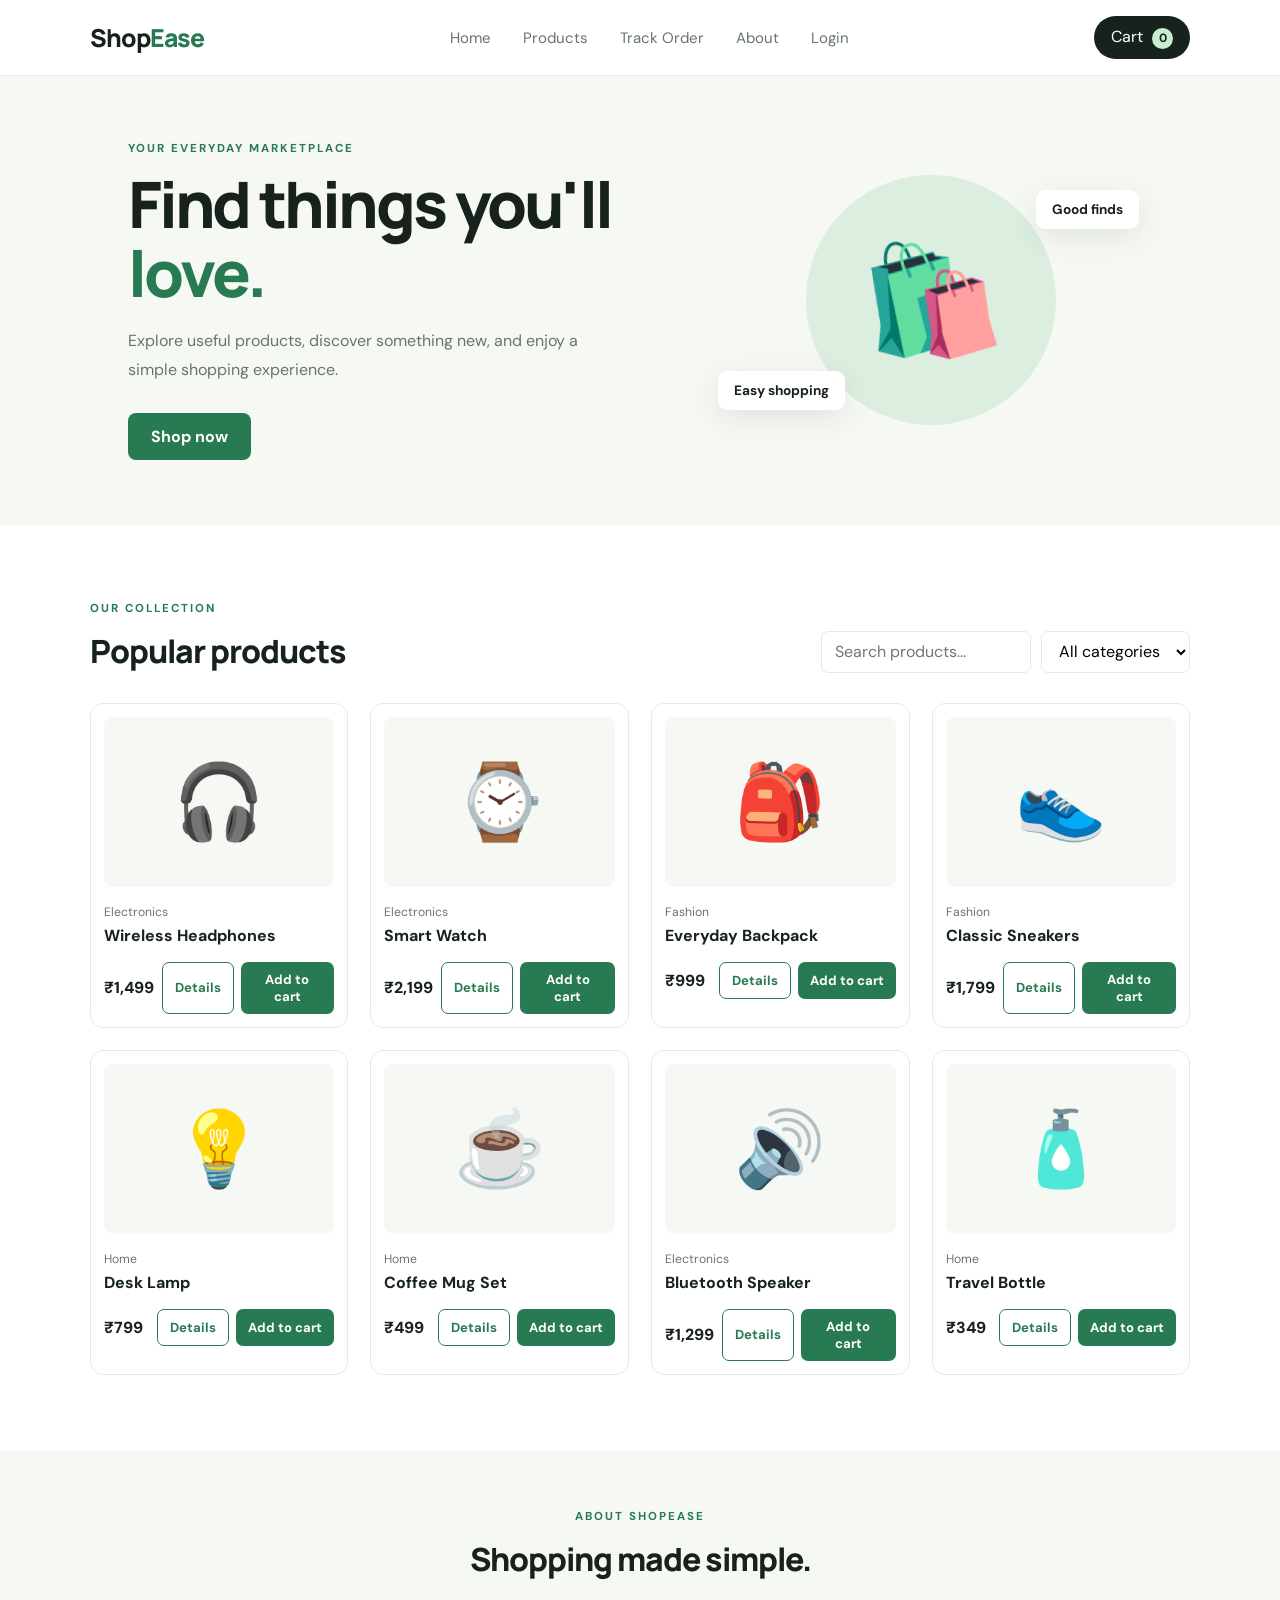
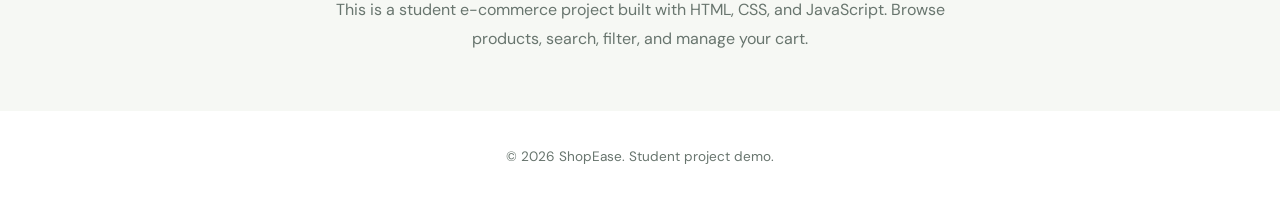
<file: index.html>
<!DOCTYPE html>
<html lang="en">
<head>
  <meta charset="UTF-8">
  <meta name="viewport" content="width=device-width, initial-scale=1.0">
  <meta name="description" content="Shop everyday essentials at ShopEase.">
  <title>ShopEase | Online Store</title>
  <link rel="stylesheet" href="style.css">
  <script src="script.js" defer></script>
</head>
<body>
  <header class="site-header">
    <a class="brand" href="#" aria-label="ShopEase home">Shop<span>Ease</span></a>
    <nav class="main-nav" aria-label="Main navigation">
      <a href="#home">Home</a>
      <a href="#products">Products</a>
      <a href="shipment.html">Track Order</a>
      <a href="#about">About</a>
      <a href="login.html">Login</a>
    </nav>
    <button class="cart-toggle" id="cart-toggle" aria-label="Open shopping cart">
      Cart <span class="cart-count" id="cart-count">0</span>
    </button>
  </header>

  <main>
    <section class="hero" id="home">
      <div class="hero-copy">
        <p class="eyebrow">YOUR EVERYDAY MARKETPLACE</p>
        <h1>Find things you'll <span>love.</span></h1>
        <p>Explore useful products, discover something new, and enjoy a simple shopping experience.</p>
        <a class="primary-button" href="#products">Shop now</a>
      </div>
      <div class="hero-art" aria-hidden="true">
        <div class="hero-circle">🛍️</div>
        <span class="floating-tag tag-one">Good finds</span>
        <span class="floating-tag tag-two">Easy shopping</span>
      </div>
    </section>

    <section class="products-section" id="products">
      <div class="section-heading">
        <div>
          <p class="eyebrow">OUR COLLECTION</p>
          <h2>Popular products</h2>
        </div>
        <div class="product-tools">
          <label class="sr-only" for="search-input">Search products</label>
          <input id="search-input" type="search" placeholder="Search products...">
          <label class="sr-only" for="category-filter">Filter by category</label>
          <select id="category-filter">
            <option value="all">All categories</option>
            <option value="Electronics">Electronics</option>
            <option value="Fashion">Fashion</option>
            <option value="Home">Home</option>
          </select>
        </div>
      </div>
      <div class="product-grid" id="product-grid" aria-live="polite"></div>
    </section>

    <section class="about-section" id="about">
      <p class="eyebrow">ABOUT SHOPEASE</p>
      <h2>Shopping made simple.</h2>
      <p>This is a student e-commerce project built with HTML, CSS, and JavaScript. Browse products, search, filter, and manage your cart.</p>
    </section>
  </main>

  <div class="details-backdrop" id="details-backdrop"></div>
  <section class="details-modal" id="details-modal" role="dialog" aria-modal="true" aria-labelledby="details-name" aria-hidden="true">
    <button class="details-close" id="details-close" aria-label="Close product details">×</button>
    <div class="details-art" id="details-emoji" aria-hidden="true"></div>
    <div class="details-copy">
      <p class="product-category" id="details-category"></p>
      <h2 id="details-name">Product name</h2>
      <p class="details-description" id="details-description"></p>
      <strong class="details-price" id="details-price"></strong>
      <button class="add-button details-add" id="details-add">Add to cart</button>
    </div>
  </section>

  <div class="cart-backdrop" id="cart-backdrop"></div>
  <aside class="cart-panel" id="cart-panel" aria-label="Shopping cart" aria-hidden="true">
    <div class="cart-heading">
      <h2>Your cart</h2>
      <button class="close-cart" id="close-cart" aria-label="Close cart">×</button>
    </div>
    <div class="cart-items" id="cart-items"></div>
    <div class="cart-footer">
      <div class="total-row"><span>Total</span><strong id="cart-total">₹0</strong></div>
      <button class="checkout-button" id="checkout-button">Place demo order</button>
      <p class="cart-note">Demo checkout only. No payment will be collected.</p>
    </div>
  </aside>

  <footer class="site-footer">
    <p>© 2026 ShopEase. Student project demo.</p>
  </footer>
</body>
</html>
</file>
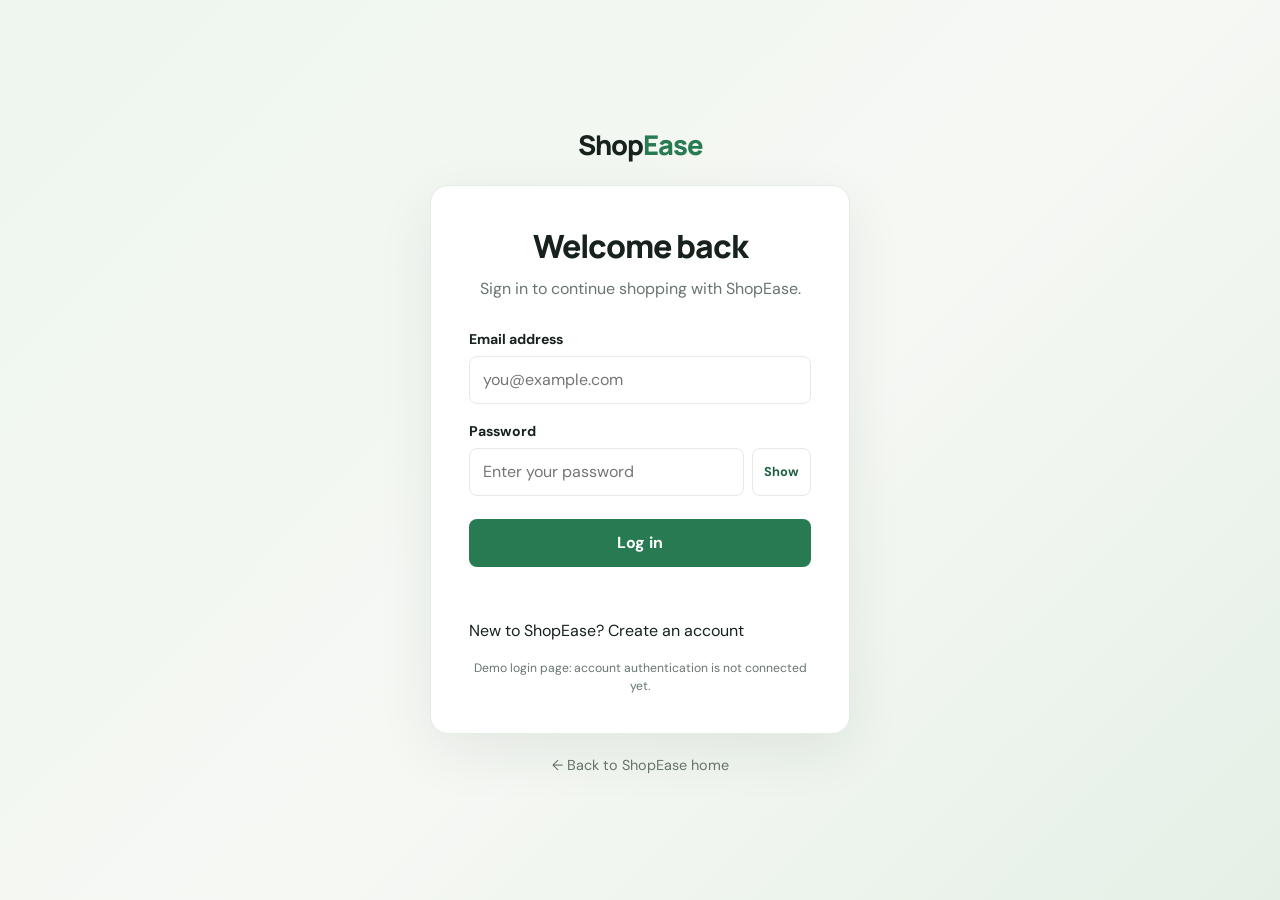
<file: login.html>
<!DOCTYPE html>
<html lang="en">
<head>
  <meta charset="UTF-8">
  <meta name="viewport" content="width=device-width, initial-scale=1.0">
  <meta name="description" content="Sign in to ShopEase.">
  <title>Login | ShopEase</title>
  <link rel="stylesheet" href="style.css">
  <script src="login.js" defer></script>
</head>
<body class="login-page">
  <main class="login-shell">
    <a class="login-brand" href="index.html">Shop<span>Ease</span></a>
    <section class="login-card" aria-labelledby="login-title">
      <h1 id="login-title">Welcome back</h1>
      <p class="login-intro">Sign in to continue shopping with ShopEase.</p>

      <form id="login-form">
        <div class="login-field">
          <label for="email">Email address</label>
          <input id="email" name="email" type="email" placeholder="you@example.com" autocomplete="email" required>
        </div>

        <div class="login-field">
          <label for="password">Password</label>
          <div class="password-wrap">
            <input id="password" name="password" type="password" placeholder="Enter your password" autocomplete="current-password" minlength="6" required>
            <button class="password-toggle" id="password-toggle" type="button" aria-pressed="false">Show</button>
          </div>
        </div>

        <button class="login-submit" type="submit">Log in</button>
        <p class="login-message" id="login-message" role="status" aria-live="polite"></p>
      </form>

      <p class="login-switch">New to ShopEase? <a href="signup.html">Create an account</a></p>
      <p class="login-demo-note">Demo login page: account authentication is not connected yet.</p>
    </section>
    <a class="login-back" href="index.html">← Back to ShopEase home</a>
  </main>
</body>
</html>
</file>
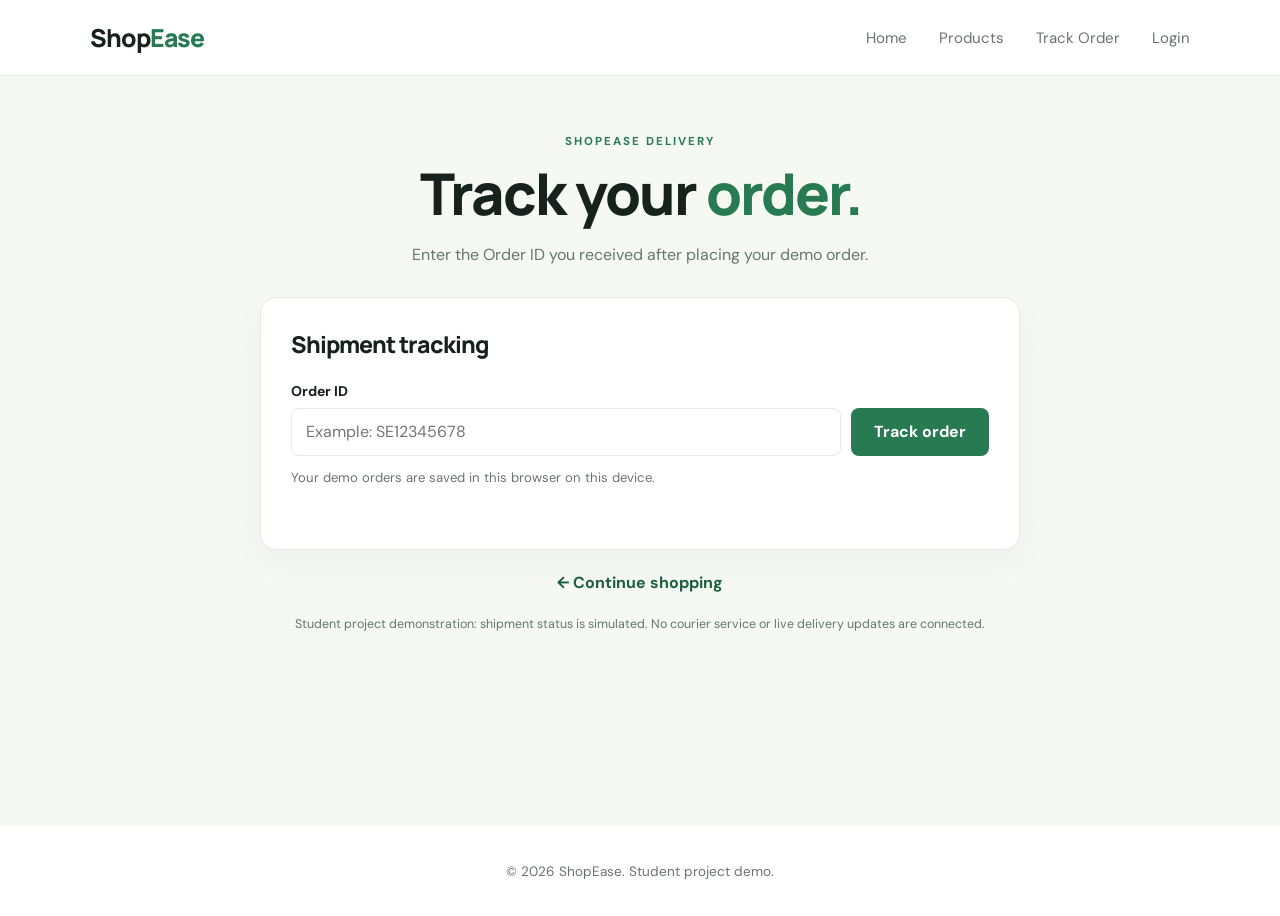
<file: shipment.html>
<!DOCTYPE html>
<html lang="en">
<head>
  <meta charset="UTF-8">
  <meta name="viewport" content="width=device-width, initial-scale=1.0">
  <meta name="description" content="Track your ShopEase demo order.">
  <title>Track Order | ShopEase</title>
  <link rel="stylesheet" href="style.css">
  <script src="shipment.js" defer></script>
</head>
<body>
  <header class="site-header">
    <a class="brand" href="index.html" aria-label="ShopEase home">Shop<span>Ease</span></a>
    <nav class="main-nav" aria-label="Main navigation">
      <a href="index.html">Home</a>
      <a href="index.html#products">Products</a>
      <a href="shipment.html" aria-current="page">Track Order</a>
      <a href="login.html">Login</a>
    </nav>
  </header>

  <main class="shipment-page">
    <section class="shipment-intro">
      <p class="eyebrow">SHOPEASE DELIVERY</p>
      <h1>Track your <span>order.</span></h1>
      <p>Enter the Order ID you received after placing your demo order.</p>
    </section>

    <section class="tracking-card" aria-labelledby="tracking-title">
      <h2 id="tracking-title">Shipment tracking</h2>
      <form id="tracking-form" class="tracking-form">
        <label for="order-id">Order ID</label>
        <div class="tracking-input-row">
          <input id="order-id" name="orderId" type="text" placeholder="Example: SE12345678" required autocomplete="off">
          <button class="primary-button" type="submit">Track order</button>
        </div>
      </form>
      <p class="tracking-help">Your demo orders are saved in this browser on this device.</p>
      <p id="tracking-message" class="tracking-message" role="status" aria-live="polite"></p>
      <div id="tracking-result" class="tracking-result" hidden>
        <div class="tracking-order-heading">
          <div>
            <p class="eyebrow">ORDER DETAILS</p>
            <h3 id="result-order-id"></h3>
          </div>
          <span id="result-status" class="shipment-status"></span>
        </div>
        <p id="result-date" class="tracking-date"></p>
        <div class="shipment-timeline" id="shipment-timeline">
          <div class="shipment-step is-current"><span>1</span><div><strong>Order Placed</strong><small>We received your order</small></div></div>
          <div class="shipment-step"><span>2</span><div><strong>Packed</strong><small>Your items are being prepared</small></div></div>
          <div class="shipment-step"><span>3</span><div><strong>Shipped</strong><small>Your order has left the store</small></div></div>
          <div class="shipment-step"><span>4</span><div><strong>Out for Delivery</strong><small>Your order is on its way</small></div></div>
          <div class="shipment-step"><span>5</span><div><strong>Delivered</strong><small>Order delivered successfully</small></div></div>
        </div>
        <div class="tracking-items">
          <h3>Items in this order</h3>
          <ul id="result-items"></ul>
          <div class="tracking-total"><span>Order total</span><strong id="result-total"></strong></div>
        </div>
      </div>
    </section>
    <a class="shipment-back-link" href="index.html">← Continue shopping</a>
    <p class="shipment-demo-note">Student project demonstration: shipment status is simulated. No courier service or live delivery updates are connected.</p>
  </main>

  <footer class="site-footer"><p>© 2026 ShopEase. Student project demo.</p></footer>
</body>
</html>
</file>
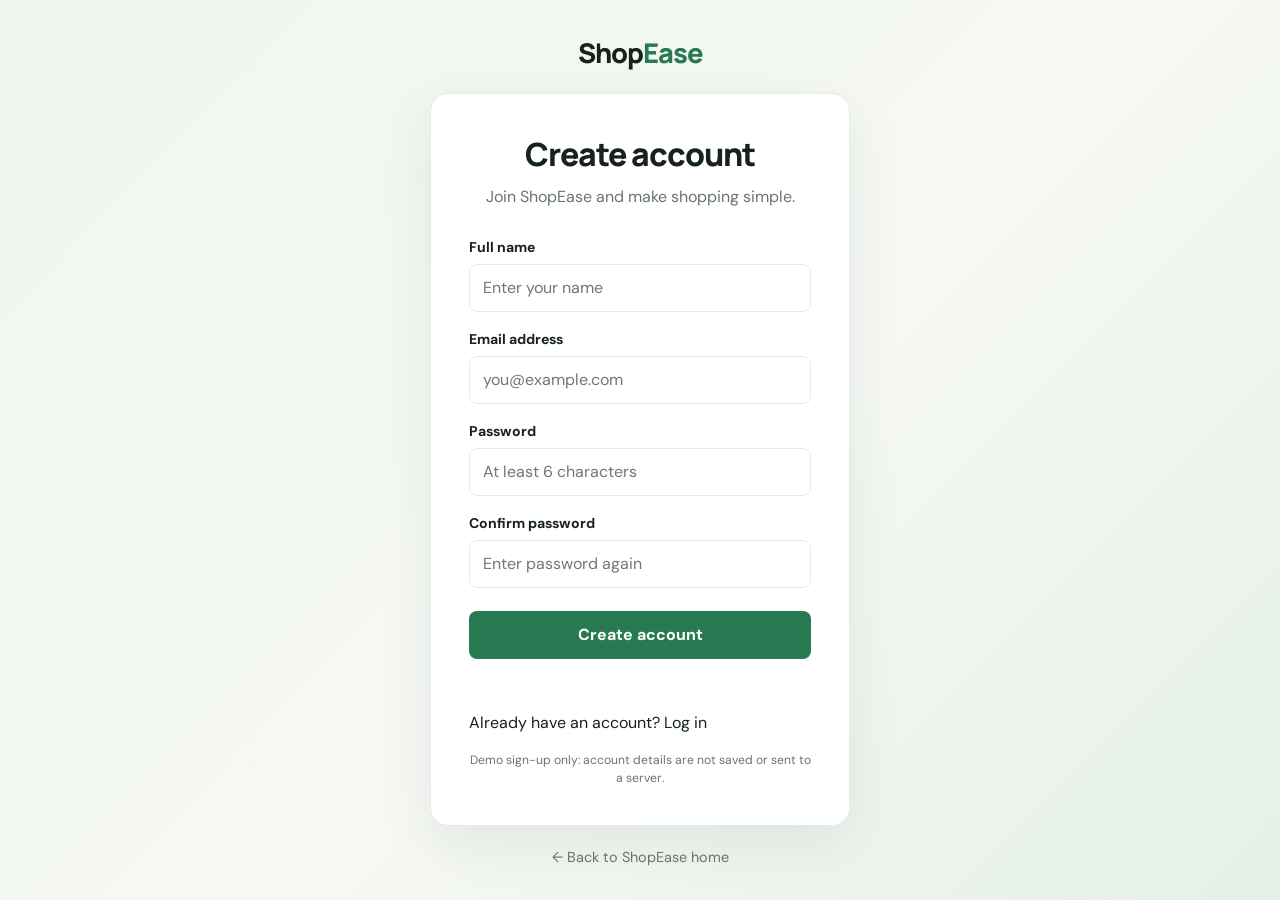
<file: signup.html>
<!DOCTYPE html>
<html lang="en">
<head>
  <meta charset="UTF-8">
  <meta name="viewport" content="width=device-width, initial-scale=1.0">
  <meta name="description" content="Create a ShopEase account.">
  <title>Create Account | ShopEase</title>
  <link rel="stylesheet" href="style.css">
  <script src="signup.js" defer></script>
</head>
<body class="login-page">
  <main class="login-shell">
    <a class="login-brand" href="index.html">Shop<span>Ease</span></a>
    <section class="login-card" aria-labelledby="signup-title">
      <h1 id="signup-title">Create account</h1>
      <p class="login-intro">Join ShopEase and make shopping simple.</p>

      <form id="signup-form">
        <div class="login-field">
          <label for="full-name">Full name</label>
          <input id="full-name" name="fullName" type="text" placeholder="Enter your name" autocomplete="name" minlength="2" required>
        </div>

        <div class="login-field">
          <label for="signup-email">Email address</label>
          <input id="signup-email" name="email" type="email" placeholder="you@example.com" autocomplete="email" required>
        </div>

        <div class="login-field">
          <label for="signup-password">Password</label>
          <input id="signup-password" name="password" type="password" placeholder="At least 6 characters" autocomplete="new-password" minlength="6" required>
        </div>

        <div class="login-field">
          <label for="confirm-password">Confirm password</label>
          <input id="confirm-password" name="confirmPassword" type="password" placeholder="Enter password again" autocomplete="new-password" minlength="6" required>
        </div>

        <button class="login-submit" type="submit">Create account</button>
        <p class="login-message" id="signup-message" role="status" aria-live="polite"></p>
      </form>

      <p class="login-switch">Already have an account? <a href="login.html">Log in</a></p>
      <p class="login-demo-note">Demo sign-up only: account details are not saved or sent to a server.</p>
    </section>
    <a class="login-back" href="index.html">← Back to ShopEase home</a>
  </main>
</body>
</html>
</file>
<file: style.css>
@import url('https://fonts.googleapis.com/css2?family=DM+Sans:wght@400;500;600;700&family=Manrope:wght@400;500;600;700;800&display=swap');

:root {
  --ink: #17221d;
  --muted: #68756e;
  --green: #287a52;
  --green-dark: #1d603f;
  --cream: #f6f8f4;
  --line: #e5ebe5;
  --white: #ffffff;
  font-family: 'DM Sans', sans-serif;
}
* { box-sizing: border-box; }
html { scroll-behavior: smooth; }
body { margin: 0; color: var(--ink); background: var(--white); }
button, input, select { font: inherit; }
button, a { -webkit-tap-highlight-color: transparent; }
a { color: inherit; text-decoration: none; }
.site-header { height: 76px; padding: 0 7%; display: flex; align-items: center; justify-content: space-between; border-bottom: 1px solid var(--line); background: #fff; }
.brand { font: 800 1.55rem 'Manrope', sans-serif; letter-spacing: -1px; }
.brand span, .hero h1 span { color: var(--green); }
.main-nav { display: flex; gap: 32px; color: var(--muted); font-size: .94rem; }
.main-nav a:hover { color: var(--green); }
.cart-toggle { border: 0; border-radius: 999px; padding: 10px 17px; color: #fff; background: var(--ink); cursor: pointer; }
.cart-count { display: inline-grid; place-items: center; min-width: 21px; height: 21px; margin-left: 5px; border-radius: 50%; color: var(--ink); background: #c8edcf; font-size: .75rem; font-weight: 700; }
.hero { min-height: 440px; padding: 65px 10%; display: grid; grid-template-columns: 1.1fr .9fr; align-items: center; gap: 40px; background: var(--cream); overflow: hidden; }
.eyebrow { margin: 0 0 13px; color: var(--green); font-size: .72rem; font-weight: 700; letter-spacing: 2px; }
.hero h1 { max-width: 570px; margin: 0; font: 800 clamp(2.8rem, 5vw, 4.5rem)/1.08 'Manrope', sans-serif; letter-spacing: -3px; }
.hero-copy > p:not(.eyebrow) { max-width: 470px; margin: 20px 0 28px; color: var(--muted); line-height: 1.8; }
.primary-button, .checkout-button { display: inline-block; border: 0; border-radius: 8px; padding: 13px 23px; color: #fff; background: var(--green); font-weight: 700; cursor: pointer; }
.primary-button:hover, .checkout-button:hover { background: var(--green-dark); }
.hero-art { min-height: 290px; position: relative; display: grid; place-items: center; }
.hero-circle { width: 250px; height: 250px; display: grid; place-items: center; border-radius: 50%; background: #dceee0; font-size: 7rem; transform: rotate(-8deg); }
.floating-tag { position: absolute; padding: 11px 16px; border-radius: 9px; background: #fff; box-shadow: 0 8px 30px #1b38221a; font-size: .85rem; font-weight: 700; }
.tag-one { top: 35px; right: 3%; }
.tag-two { bottom: 35px; left: 2%; }
.products-section { padding: 76px 7%; }
.section-heading { display: flex; align-items: end; justify-content: space-between; gap: 24px; margin-bottom: 30px; }
h2 { margin: 0; font: 800 2rem 'Manrope', sans-serif; letter-spacing: -1px; }
.product-tools { display: flex; gap: 10px; }
.product-tools input, .product-tools select { min-height: 42px; padding: 0 13px; border: 1px solid var(--line); border-radius: 7px; outline-color: var(--green); background: #fff; }
.product-tools input { width: 210px; }
.product-grid { display: grid; grid-template-columns: repeat(4, minmax(0, 1fr)); gap: 22px; }
.product-card { padding: 13px; border: 1px solid var(--line); border-radius: 13px; transition: transform .2s, box-shadow .2s; }
.product-card:hover { transform: translateY(-4px); box-shadow: 0 12px 30px #203b2610; }
.product-art { height: 170px; display: grid; place-items: center; border-radius: 9px; background: var(--cream); font-size: 4.6rem; }
.product-category { margin: 17px 0 5px; color: var(--muted); font-size: .76rem; }
.product-card h3 { margin: 0; font-size: 1rem; }
.product-bottom { display: flex; align-items: center; justify-content: space-between; gap: 8px; margin-top: 16px; }
.product-price { font-weight: 800; }
.add-button { border: 0; border-radius: 7px; padding: 9px 12px; color: #fff; background: var(--green); cursor: pointer; font-size: .82rem; font-weight: 700; }
.add-button:hover { background: var(--green-dark); }
.empty-results { grid-column: 1 / -1; padding: 35px; color: var(--muted); text-align: center; }
.about-section { padding: 58px 10%; background: var(--cream); text-align: center; }
.about-section p:last-child { max-width: 620px; margin: 15px auto 0; color: var(--muted); line-height: 1.8; }
.site-footer { padding: 23px; color: var(--muted); text-align: center; font-size: .85rem; }
.cart-backdrop { position: fixed; inset: 0; z-index: 5; visibility: hidden; opacity: 0; background: #101a1480; transition: .25s; }
.cart-panel { position: fixed; z-index: 6; top: 0; right: 0; width: min(420px, 100%); height: 100%; padding: 25px; display: flex; flex-direction: column; background: #fff; transform: translateX(100%); transition: transform .25s; }
.cart-open .cart-backdrop { visibility: visible; opacity: 1; }
.cart-open .cart-panel { transform: translateX(0); }
.cart-heading { display: flex; align-items: center; justify-content: space-between; padding-bottom: 20px; border-bottom: 1px solid var(--line); }
.cart-heading h2 { font-size: 1.5rem; }
.close-cart { border: 0; background: none; cursor: pointer; font-size: 2rem; }
.cart-items { flex: 1; overflow-y: auto; }
.cart-empty { padding: 35px 5px; color: var(--muted); text-align: center; }
.cart-item { display: grid; grid-template-columns: 52px 1fr auto; align-items: center; gap: 12px; padding: 16px 0; border-bottom: 1px solid var(--line); }
.cart-item-art { width: 52px; height: 52px; display: grid; place-items: center; border-radius: 8px; background: var(--cream); font-size: 1.7rem; }
.cart-item h3 { margin: 0 0 4px; font-size: .9rem; }
.cart-item p { margin: 0; color: var(--muted); font-size: .82rem; }
.quantity-controls { display: flex; align-items: center; gap: 8px; margin-top: 7px; }
.quantity-controls button { width: 23px; height: 23px; border: 1px solid var(--line); border-radius: 5px; background: #fff; cursor: pointer; }
.remove-button { border: 0; color: #a33b3b; background: none; cursor: pointer; font-size: .78rem; }
.cart-footer { padding-top: 18px; border-top: 1px solid var(--line); }
.total-row { display: flex; justify-content: space-between; margin-bottom: 16px; font-size: 1.1rem; }
.checkout-button { width: 100%; }
.cart-note { color: var(--muted); text-align: center; font-size: .75rem; }
.sr-only { position: absolute; width: 1px; height: 1px; padding: 0; margin: -1px; overflow: hidden; clip: rect(0,0,0,0); white-space: nowrap; border: 0; }
@media (max-width: 900px) { .product-grid { grid-template-columns: repeat(2, minmax(0, 1fr)); } .hero { padding-inline: 7%; } }
@media (max-width: 620px) {
  .site-header { height: 66px; padding-inline: 5%; }
  .main-nav { gap: 13px; font-size: .82rem; }
  .brand { font-size: 1.25rem; }
  .cart-toggle { padding: 8px 11px; font-size: .82rem; }
  .hero { grid-template-columns: 1fr; padding: 55px 7% 35px; text-align: center; }
  .hero-copy > p:not(.eyebrow) { margin-inline: auto; }
  .hero-art { min-height: 230px; }
  .hero-circle { width: 190px; height: 190px; font-size: 5rem; }
  .section-heading { align-items: stretch; flex-direction: column; }
  .product-tools { flex-direction: column; }
  .product-tools input { width: 100%; }
  .product-grid { gap: 12px; }
  .product-card { padding: 9px; }
  .product-art { height: 125px; font-size: 3.5rem; }
  .product-bottom { align-items: stretch; flex-direction: column; }
  .add-button { width: 100%; }
  h2 { font-size: 1.7rem; }
}
@media (max-width: 370px) { .main-nav { gap: 8px; } .main-nav a { font-size: .75rem; } .product-grid { grid-template-columns: 1fr; } }

/* Product details popup */
.details-backdrop {
  position: fixed;
  inset: 0;
  z-index: 7;
  visibility: hidden;
  opacity: 0;
  background: #101a1480;
  transition: .25s;
}
.details-modal {
  position: fixed;
  z-index: 8;
  top: 50%;
  left: 50%;
  width: min(680px, calc(100% - 30px));
  max-height: calc(100vh - 30px);
  padding: 28px;
  display: grid;
  grid-template-columns: .9fr 1.1fr;
  align-items: center;
  gap: 25px;
  overflow-y: auto;
  border-radius: 16px;
  background: #fff;
  opacity: 0;
  visibility: hidden;
  transform: translate(-50%, -46%);
  transition: .25s;
}
.details-open .details-backdrop { visibility: visible; opacity: 1; }
.details-open .details-modal {
  visibility: visible;
  opacity: 1;
  transform: translate(-50%, -50%);
}
.details-close {
  position: absolute;
  top: 10px;
  right: 15px;
  border: 0;
  background: none;
  cursor: pointer;
  font-size: 2rem;
}
.details-art {
  min-height: 220px;
  display: grid;
  place-items: center;
  border-radius: 12px;
  background: var(--cream);
  font-size: 6rem;
}
.details-copy h2 { margin: 5px 0 12px; font-size: 1.7rem; }
.details-description { color: var(--muted); line-height: 1.7; }
.details-price { display: block; margin: 18px 0; font-size: 1.35rem; }
.details-add { padding: 12px 20px; }
.view-details-button {
  border: 1px solid var(--green);
  border-radius: 7px;
  padding: 9px 12px;
  color: var(--green);
  background: #fff;
  cursor: pointer;
  font-size: .82rem;
  font-weight: 700;
}
.view-details-button:hover { color: #fff; background: var(--green); }
.product-actions { display: flex; gap: 7px; }
@media (max-width: 620px) {
  .details-modal { grid-template-columns: 1fr; gap: 15px; padding: 22px; }
  .details-art { min-height: 145px; font-size: 4rem; }
  .details-copy h2 { font-size: 1.4rem; }
  .product-actions { flex-direction: column; }
}


/* Login page */
.login-page {
  min-height: 100vh;
  display: flex;
  justify-content: center;
  align-items: center;
  padding: 28px 16px;
  background: linear-gradient(135deg, #eef6ef, #f6f8f4 55%, #e4f0e6);
}
.login-shell { width: 100%; max-width: 420px; }
.login-brand { display: block; margin-bottom: 22px; text-align: center; font: 800 1.7rem 'Manrope', sans-serif; letter-spacing: -1px; }
.login-brand span { color: var(--green); }
.login-card {
  padding: 38px;
  border: 1px solid #e5ebe5;
  border-radius: 18px;
  background: #fff;
  box-shadow: 0 18px 55px #1b382214;
  animation: login-appear .65s ease both;
}
@keyframes login-appear {
  from { opacity: 0; transform: translateY(18px); }
  to { opacity: 1; transform: translateY(0); }
}
.login-card h1 { margin: 0 0 8px; font: 800 2rem 'Manrope', sans-serif; letter-spacing: -1px; text-align: center; }
.login-intro { margin: 0 0 28px; color: var(--muted); text-align: center; line-height: 1.6; }
.login-field { margin-bottom: 18px; }
.login-field label { display: block; margin-bottom: 8px; font-size: .88rem; font-weight: 700; }
.login-field input {
  width: 100%;
  height: 48px;
  padding: 0 13px;
  border: 1px solid var(--line);
  border-radius: 8px;
  outline: none;
  background: #fff;
}
.login-field input:focus { border-color: var(--green); box-shadow: 0 0 0 3px #287a5218; }
.password-wrap { display: flex; gap: 8px; }
.password-wrap input { flex: 1; min-width: 0; }
.password-toggle { border: 1px solid var(--line); border-radius: 8px; padding: 0 11px; color: var(--green-dark); background: #fff; cursor: pointer; font-size: .8rem; font-weight: 700; }
.login-submit { width: 100%; min-height: 48px; margin-top: 5px; border: 0; border-radius: 8px; color: #fff; background: var(--green); cursor: pointer; font-weight: 700; }
.login-submit:hover { background: var(--green-dark); }
.login-message { min-height: 22px; margin: 15px 0 0; color: var(--green-dark); text-align: center; font-size: .85rem; line-height: 1.5; }
.login-back { display: block; margin-top: 22px; color: var(--muted); text-align: center; font-size: .9rem; }
.login-back:hover { color: var(--green); }
.login-demo-note { margin: 18px 0 0; color: var(--muted); text-align: center; font-size: .76rem; line-height: 1.5; }
@media (max-width: 480px) { .login-card { padding: 28px 22px; } }


/* Shipment tracking module */
.shipment-page {
  min-height: calc(100vh - 150px);
  padding: 58px 7% 45px;
  background: var(--cream);
}
.shipment-intro { max-width: 760px; margin: 0 auto 28px; text-align: center; }
.shipment-intro h1 { margin: 0; font: 800 clamp(2.3rem, 5vw, 3.6rem)/1.1 'Manrope', sans-serif; letter-spacing: -2px; }
.shipment-intro h1 span { color: var(--green); }
.shipment-intro > p:last-child { color: var(--muted); line-height: 1.7; }
.tracking-card {
  width: min(760px, 100%);
  margin: 0 auto;
  padding: 30px;
  border: 1px solid var(--line);
  border-radius: 16px;
  background: #fff;
  box-shadow: 0 12px 35px #203b260a;
}
.tracking-card > h2 { margin-bottom: 22px; font-size: 1.45rem; }
.tracking-form label { display: block; margin-bottom: 8px; font-size: .88rem; font-weight: 700; }
.tracking-input-row { display: flex; gap: 10px; }
.tracking-input-row input {
  flex: 1;
  min-width: 0;
  min-height: 48px;
  padding: 0 14px;
  border: 1px solid var(--line);
  border-radius: 8px;
  outline-color: var(--green);
}
.tracking-input-row .primary-button { white-space: nowrap; }
.tracking-help, .tracking-date { color: var(--muted); font-size: .82rem; }
.tracking-message { min-height: 20px; margin: 13px 0 0; font-size: .88rem; }
.tracking-message.is-error { color: #a33b3b; }
.tracking-result { margin-top: 24px; padding-top: 22px; border-top: 1px solid var(--line); }
.tracking-order-heading { display: flex; align-items: center; justify-content: space-between; gap: 12px; }
.tracking-order-heading .eyebrow { margin-bottom: 5px; }
.tracking-order-heading h3 { margin: 0; font: 800 1.25rem 'Manrope', sans-serif; }
.shipment-status { padding: 7px 12px; border-radius: 999px; color: var(--green-dark); background: #e7f4e9; font-size: .78rem; font-weight: 700; }
.shipment-timeline { margin: 25px 0; }
.shipment-step { position: relative; display: flex; align-items: flex-start; gap: 13px; min-height: 62px; color: #9aa49d; }
.shipment-step:not(:last-child)::after {
  position: absolute;
  top: 30px;
  left: 14px;
  width: 2px;
  height: 32px;
  background: var(--line);
  content: "";
}
.shipment-step > span {
  z-index: 1;
  width: 29px;
  height: 29px;
  display: grid;
  place-items: center;
  border: 1px solid #dce4dc;
  border-radius: 50%;
  background: #fff;
  font-size: .78rem;
  font-weight: 700;
}
.shipment-step strong, .shipment-step small { display: block; }
.shipment-step strong { padding-top: 2px; font-size: .9rem; }
.shipment-step small { margin-top: 4px; font-size: .76rem; }
.shipment-step.is-complete, .shipment-step.is-current { color: var(--green-dark); }
.shipment-step.is-complete > span, .shipment-step.is-current > span { border-color: var(--green); color: #fff; background: var(--green); }
.shipment-step.is-complete:not(:last-child)::after { background: var(--green); }
.tracking-items { padding-top: 20px; border-top: 1px solid var(--line); }
.tracking-items h3 { margin: 0 0 12px; font: 700 1rem 'Manrope', sans-serif; }
.tracking-items ul { margin: 0; padding: 0; list-style: none; }
.tracking-items li, .tracking-total { display: flex; justify-content: space-between; gap: 15px; padding: 10px 0; border-bottom: 1px solid var(--line); font-size: .88rem; }
.tracking-total { margin-top: 5px; border: 0; font-size: 1rem; }
.shipment-back-link { display: block; width: fit-content; margin: 22px auto 0; color: var(--green-dark); font-weight: 700; }
.shipment-demo-note { max-width: 760px; margin: 22px auto 0; color: var(--muted); text-align: center; font-size: .78rem; line-height: 1.6; }
@media (max-width: 620px) {
  .shipment-page { padding: 42px 5% 35px; }
  .tracking-card { padding: 22px 17px; }
  .tracking-input-row { flex-direction: column; }
  .tracking-input-row .primary-button { width: 100%; text-align: center; }
  .tracking-order-heading { align-items: flex-start; flex-direction: column; }
}
</file>
